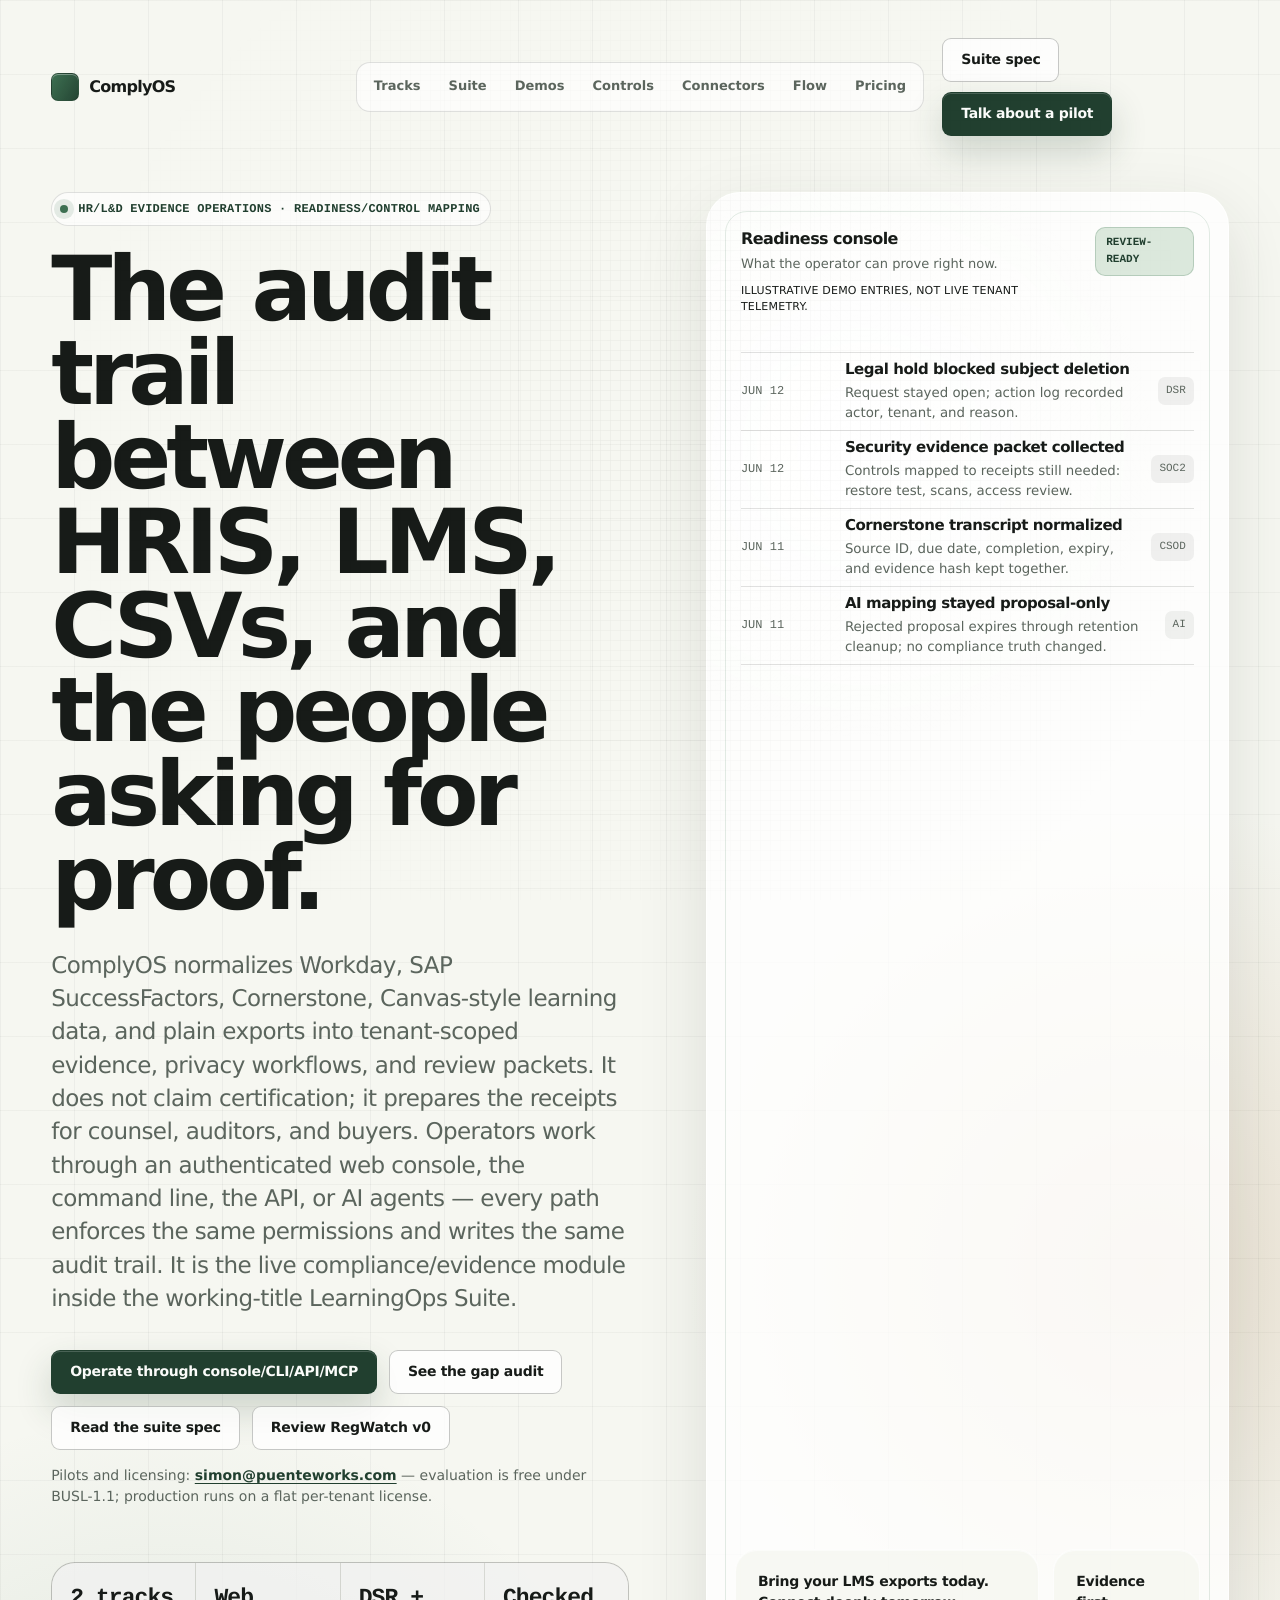
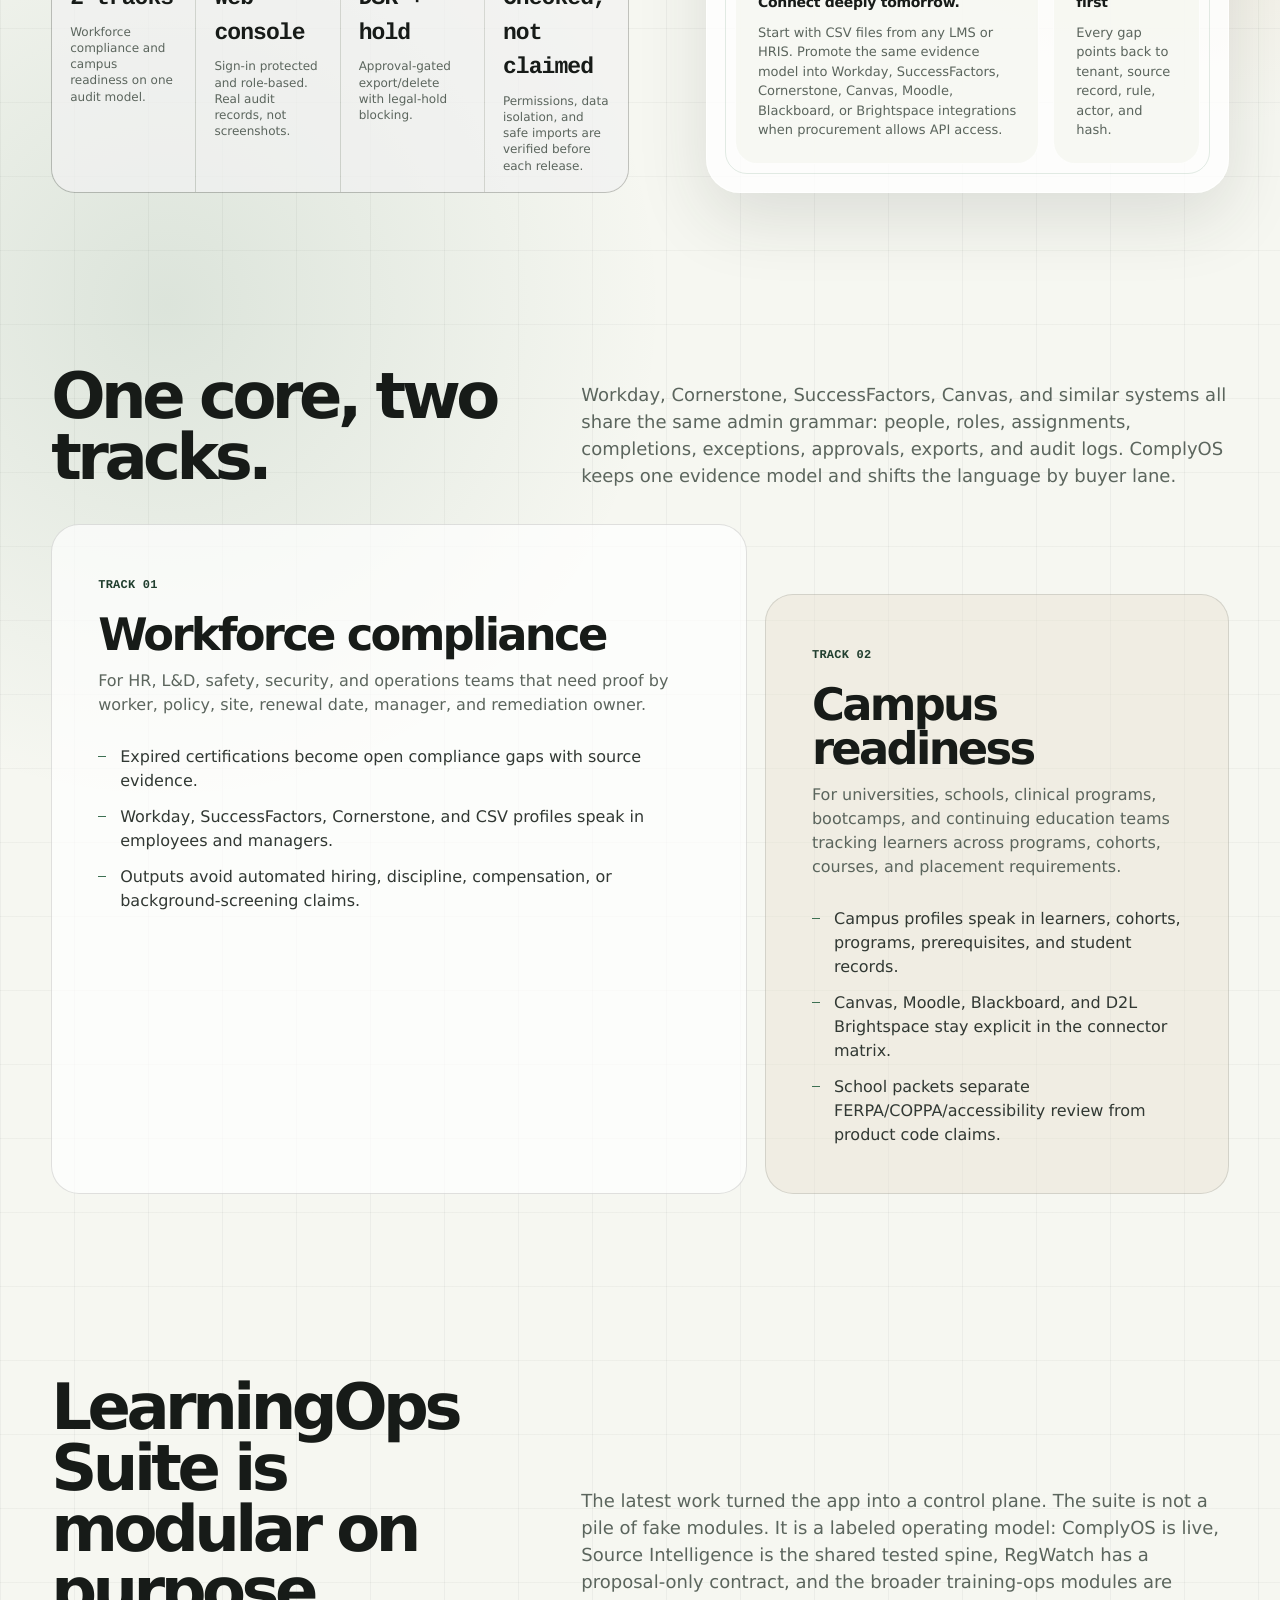
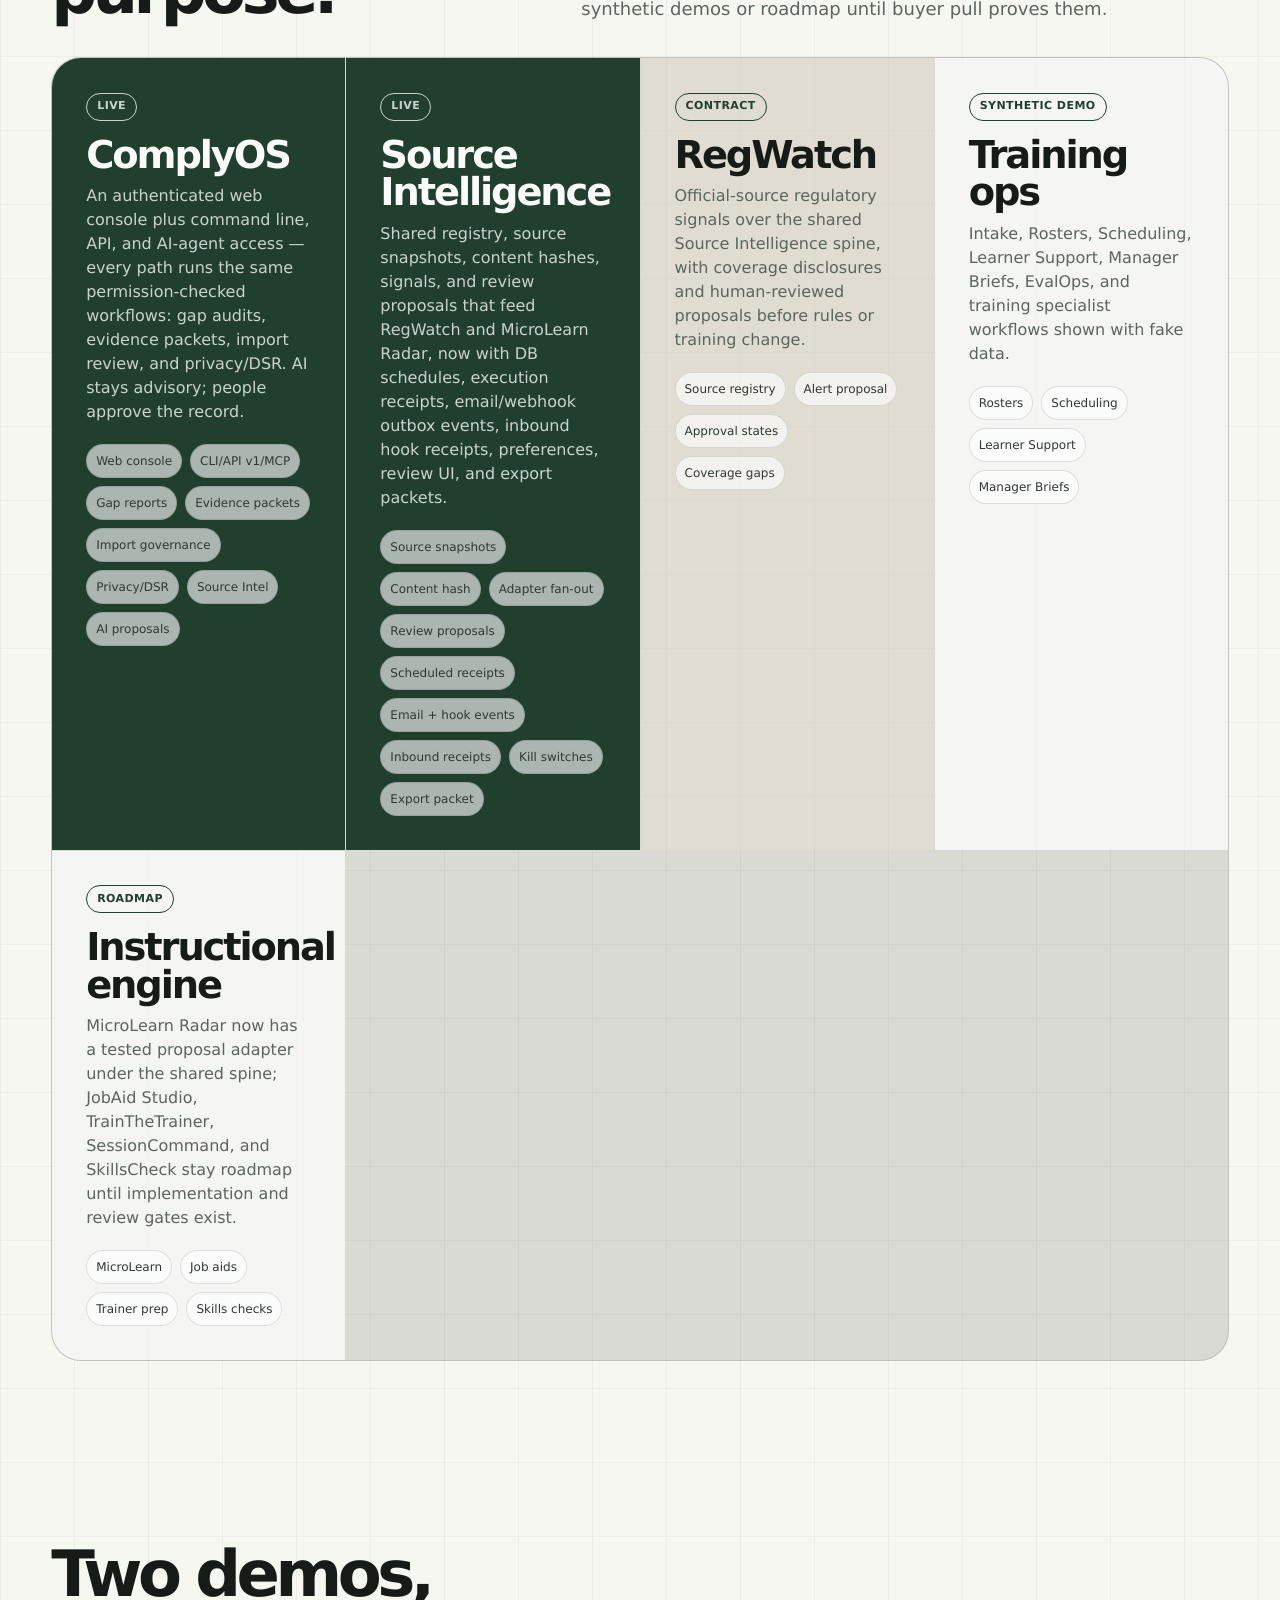
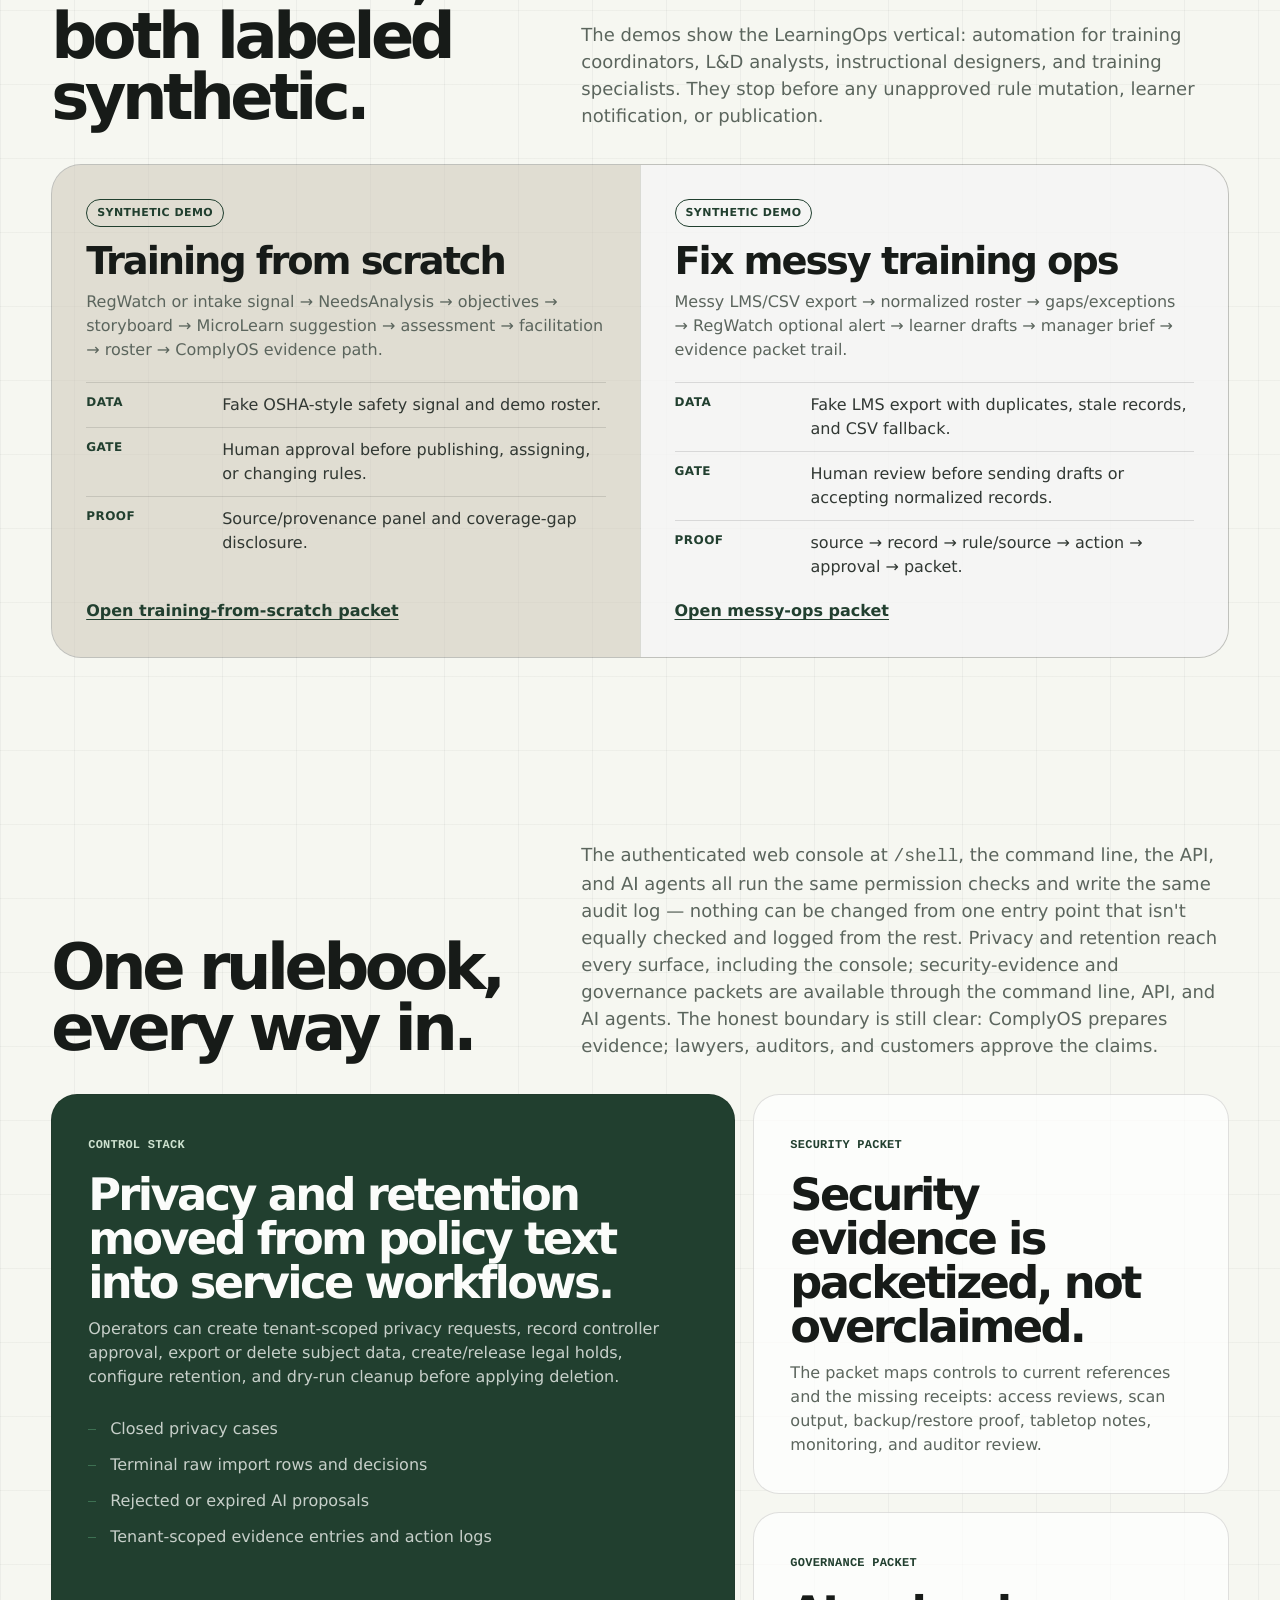
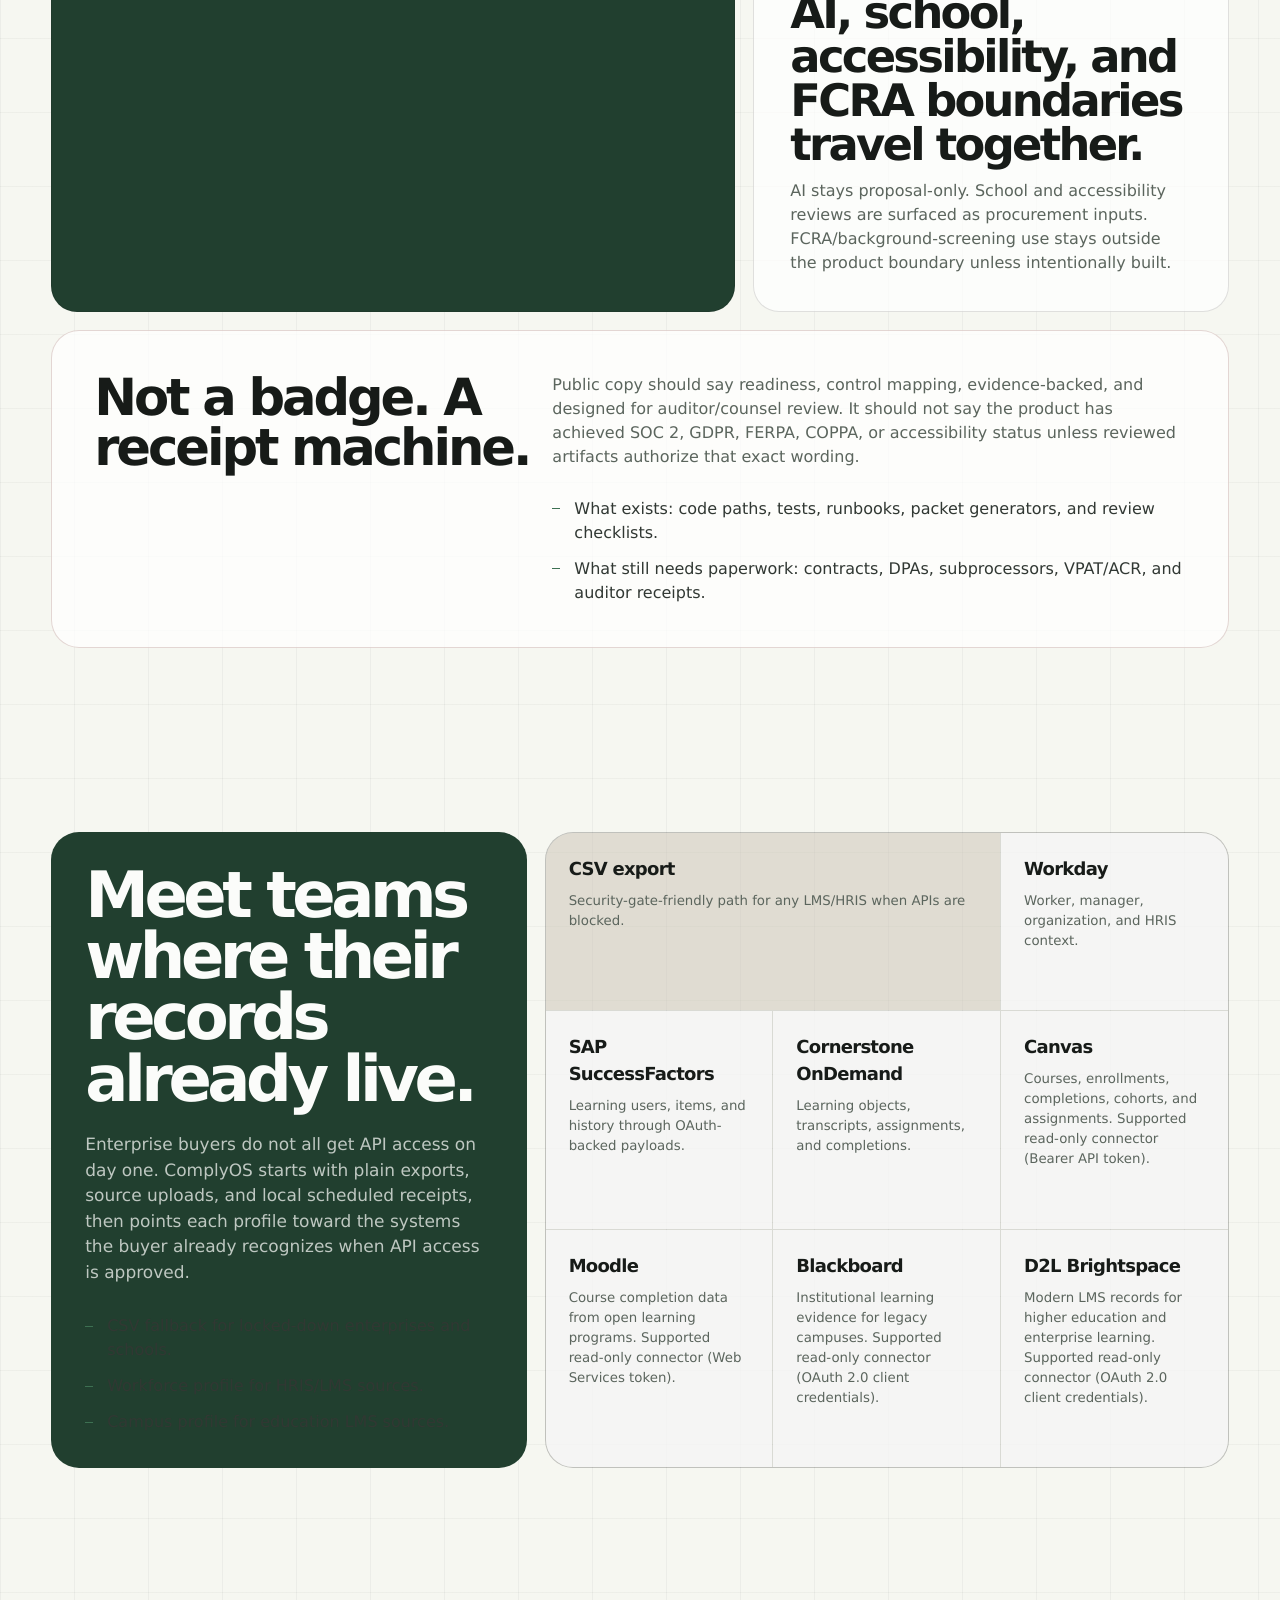
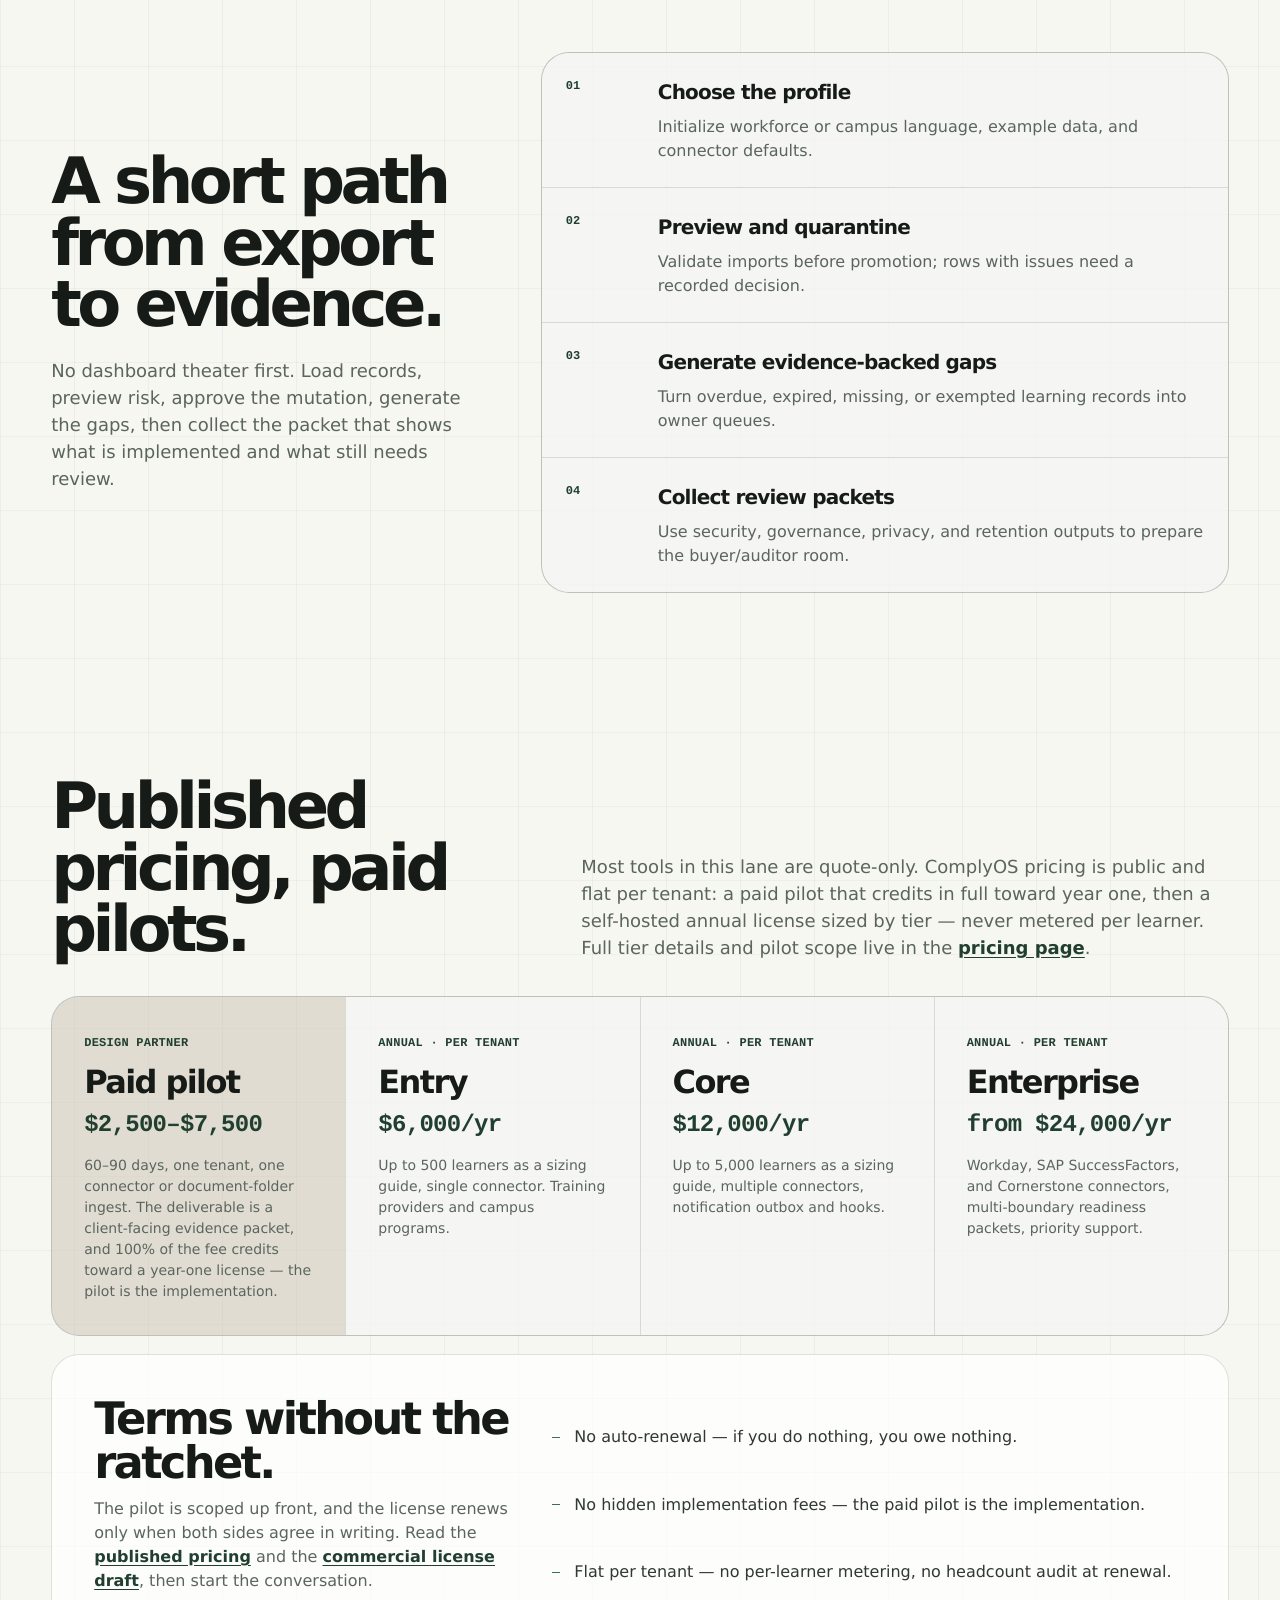
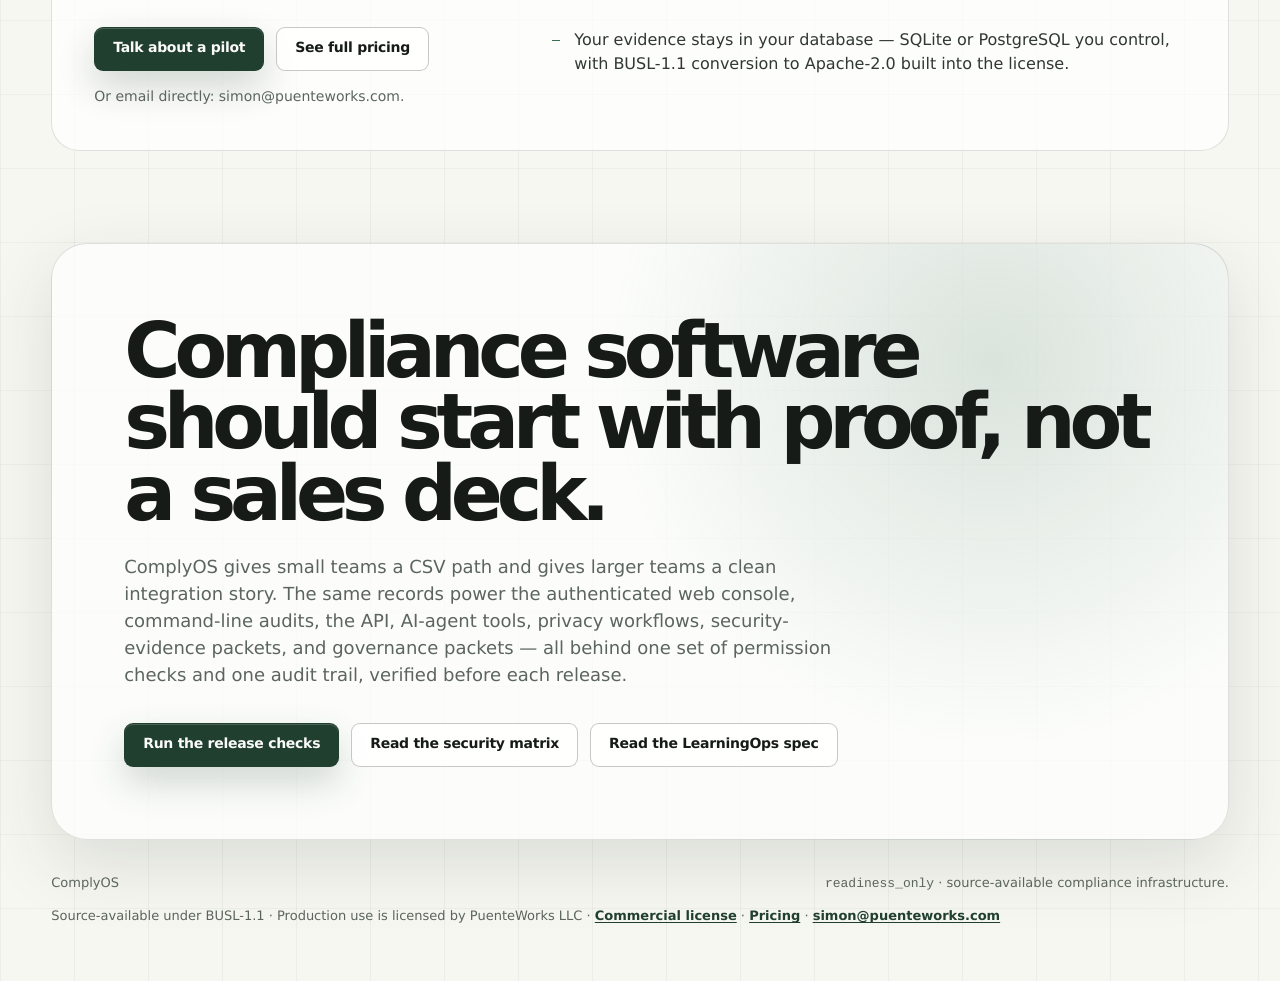
<file: docs/index.html>
<!doctype html>
<html lang="en">
  <head>
    <meta charset="utf-8" />
    <meta name="viewport" content="width=device-width, initial-scale=1" />
    <title>ComplyOS — HR/L&amp;D evidence operations</title>
    <link
      rel="icon"
      href="data:image/svg+xml,%3Csvg xmlns='http://www.w3.org/2000/svg' viewBox='0 0 64 64'%3E%3Crect width='64' height='64' rx='12' fill='%23213f2f'/%3E%3Cpath d='M16 22h32M16 32h32M16 42h20' stroke='%23dbe8dc' stroke-width='5' stroke-linecap='round'/%3E%3Ccircle cx='48' cy='42' r='5' fill='%23b5762b'/%3E%3C/svg%3E"
    />
    <meta
      name="description"
      content="ComplyOS turns HRIS, LMS, and CSV learning records into tenant-scoped evidence, privacy workflows, and readiness-control packets for HR/L&amp;D and campus teams."
    />
    <style>
      :root {
        --paper: #f6f7f1;
        --paper-strong: #ffffff;
        --ink: #171b18;
        --muted: #5b655d;
        --line: rgba(23, 27, 24, 0.13);
        --line-strong: rgba(23, 27, 24, 0.24);
        --accent: #3d7052;
        --accent-dark: #213f2f;
        --accent-soft: #dbe8dc;
        --amber: #b5762b;
        --warm: #e8dfcf;
        --danger: #7d3f36;
        --shadow: 0 24px 70px rgba(35, 49, 38, 0.13);
        color-scheme: light;
      }

      * {
        box-sizing: border-box;
      }

      html {
        scroll-behavior: smooth;
      }

      body {
        margin: 0;
        background:
          linear-gradient(90deg, rgba(23, 27, 24, 0.045) 1px, transparent 1px),
          linear-gradient(rgba(23, 27, 24, 0.035) 1px, transparent 1px),
          radial-gradient(circle at 13% 18%, rgba(61, 112, 82, 0.14), transparent 31rem),
          radial-gradient(circle at 90% 12%, rgba(232, 223, 207, 0.92), transparent 29rem),
          var(--paper);
        background-size:
          74px 74px,
          74px 74px,
          auto,
          auto,
          auto;
        color: var(--ink);
        font-family:
          "Geist",
          "Aptos",
          "Segoe UI",
          system-ui,
          sans-serif;
        line-height: 1.5;
        text-rendering: geometricprecision;
      }

      a {
        color: inherit;
        text-decoration: none;
      }

      a:focus-visible,
      button:focus-visible {
        outline: 3px solid var(--amber);
        outline-offset: 4px;
      }

      .skip-link {
        position: absolute;
        left: 16px;
        top: 10px;
        z-index: 10;
        padding: 10px 12px;
        border: 1px solid var(--line-strong);
        border-radius: 8px;
        background: var(--paper-strong);
        transform: translateY(-160%);
      }

      .skip-link:focus {
        transform: translateY(0);
      }

      .grain {
        position: fixed;
        inset: 0;
        z-index: 3;
        pointer-events: none;
        opacity: 0.07;
        background-image:
          linear-gradient(rgba(23, 27, 24, 0.45) 1px, transparent 1px),
          linear-gradient(90deg, rgba(23, 27, 24, 0.45) 1px, transparent 1px);
        background-size: 10px 10px;
        mask-image: radial-gradient(circle at center, rgba(23, 27, 24, 1), transparent 82%);
      }

      .page {
        position: relative;
        z-index: 1;
        max-width: 1440px;
        margin: 0 auto;
        padding: 24px clamp(18px, 4vw, 64px) 56px;
      }

      .nav {
        display: grid;
        grid-template-columns: 1fr auto 1fr;
        align-items: center;
        gap: 18px;
        padding: 14px 0 34px;
      }

      .brand {
        display: inline-flex;
        align-items: center;
        gap: 10px;
        font-weight: 780;
        letter-spacing: -0.045em;
      }

      .brand-mark {
        width: 28px;
        height: 28px;
        border: 1px solid var(--line-strong);
        border-radius: 7px;
        background:
          linear-gradient(120deg, rgba(61, 112, 82, 0.94), rgba(33, 63, 47, 0.88)),
          var(--accent);
        box-shadow: inset 0 1px 0 rgba(255, 255, 255, 0.34);
      }

      .nav-links {
        display: flex;
        align-items: center;
        gap: 6px;
        padding: 6px;
        border: 1px solid var(--line);
        border-radius: 14px;
        background: rgba(255, 255, 255, 0.66);
      }

      .nav-links a {
        min-height: 34px;
        padding: 8px 11px;
        border-radius: 9px;
        color: var(--muted);
        font-size: 13px;
        font-weight: 650;
        transition:
          color 160ms ease,
          background 160ms ease,
          transform 160ms ease;
      }

      .nav-links a:hover {
        color: var(--ink);
        background: rgba(61, 112, 82, 0.1);
      }

      .nav-action {
        display: flex;
        flex-wrap: wrap;
        gap: 10px;
        justify-self: end;
      }

      .button {
        display: inline-flex;
        align-items: center;
        justify-content: center;
        min-height: 44px;
        padding: 0 18px;
        border: 1px solid rgba(33, 63, 47, 0.34);
        border-radius: 9px;
        background: var(--accent-dark);
        color: #fbfcfa;
        font-size: 14px;
        font-weight: 780;
        letter-spacing: -0.02em;
        box-shadow:
          inset 0 1px 0 rgba(255, 255, 255, 0.18),
          0 16px 36px rgba(33, 63, 47, 0.2);
        transition:
          transform 160ms ease,
          box-shadow 160ms ease,
          background 160ms ease;
      }

      .button:hover {
        background: #1b3528;
        box-shadow:
          inset 0 1px 0 rgba(255, 255, 255, 0.2),
          0 20px 44px rgba(33, 63, 47, 0.26);
      }

      .nav-links a:active,
      .button:active {
        transform: translateY(1px) scale(0.99);
      }

      .button.secondary {
        background: rgba(255, 255, 255, 0.76);
        color: var(--ink);
        border-color: var(--line-strong);
        box-shadow: none;
      }

      .hero {
        min-height: 100dvh;
        display: grid;
        grid-template-columns: minmax(0, 1.05fr) minmax(360px, 0.95fr);
        gap: clamp(34px, 6vw, 86px);
        align-items: center;
        padding: 22px 0 82px;
      }

      .hero-text,
      .audit-panel {
        min-width: 0;
      }

      .eyebrow,
      .track-label,
      .matrix-label,
      .status-pill,
      .system-tag,
      .step span,
      .price-card .price,
      .footer code {
        font-family:
          "Geist Mono",
          "SFMono-Regular",
          ui-monospace,
          monospace;
      }

      .eyebrow {
        display: inline-flex;
        width: fit-content;
        align-items: center;
        gap: 10px;
        margin: 0 0 22px;
        padding: 7px 10px 7px 8px;
        border: 1px solid var(--line);
        border-radius: 999px;
        background: rgba(255, 255, 255, 0.66);
        color: var(--accent-dark);
        font-size: 12px;
        font-weight: 760;
        letter-spacing: 0.02em;
        text-transform: uppercase;
      }

      .eyebrow::before {
        content: "";
        width: 8px;
        height: 8px;
        border-radius: 999px;
        background: var(--accent);
        box-shadow: 0 0 0 6px rgba(61, 112, 82, 0.13);
      }

      h1 {
        max-width: 930px;
        margin: 0;
        font-size: clamp(46px, 7vw, 104px);
        line-height: 0.94;
        letter-spacing: -0.055em;
        word-spacing: 0.035em;
        overflow-wrap: break-word;
        text-wrap: balance;
        font-weight: 840;
      }

      .hero-copy {
        max-width: 730px;
        margin: 28px 0 0;
        color: var(--muted);
        font-size: clamp(18px, 2vw, 23px);
        line-height: 1.45;
        letter-spacing: -0.025em;
        overflow-wrap: break-word;
      }

      .hero-actions {
        display: flex;
        flex-wrap: wrap;
        gap: 12px;
        margin-top: 34px;
      }

      .proof-strip {
        display: grid;
        grid-template-columns: repeat(4, minmax(0, 1fr));
        gap: 1px;
        max-width: 820px;
        margin-top: 54px;
        overflow: hidden;
        border: 1px solid var(--line);
        border-radius: 24px;
        background: var(--line);
      }

      .proof-strip span {
        min-height: 118px;
        padding: 18px;
        background: rgba(255, 255, 255, 0.68);
      }

      .proof-strip strong {
        display: block;
        font-family:
          "Geist Mono",
          "SFMono-Regular",
          ui-monospace,
          monospace;
        font-size: 23px;
        letter-spacing: -0.04em;
      }

      .proof-strip small {
        display: block;
        margin-top: 8px;
        color: var(--muted);
        font-size: 12px;
        line-height: 1.35;
      }

      .audit-panel {
        position: relative;
        align-self: stretch;
        min-height: 660px;
        border: 1px solid rgba(255, 255, 255, 0.72);
        border-radius: 34px;
        background:
          radial-gradient(circle at 30% 16%, rgba(255, 255, 255, 0.95), transparent 18rem),
          rgba(255, 255, 255, 0.76);
        box-shadow: var(--shadow);
        overflow: hidden;
      }

      .audit-panel::before {
        content: "";
        position: absolute;
        inset: 18px;
        border: 1px solid rgba(61, 112, 82, 0.14);
        border-radius: 22px;
        pointer-events: none;
      }

      .panel-top {
        display: flex;
        justify-content: space-between;
        gap: 18px;
        padding: 34px 34px 20px;
      }

      .panel-title {
        margin: 0;
        font-size: 16px;
        font-weight: 800;
        letter-spacing: -0.035em;
      }

      .panel-kicker {
        margin: 4px 0 0;
        color: var(--muted);
        font-size: 13px;
      }

      .panel-note {
        margin: 8px 0 0;
        color: var(--muted-strong);
        font-family: var(--mono);
        font-size: 11px;
        letter-spacing: 0.02em;
        text-transform: uppercase;
      }

      .status-pill {
        height: fit-content;
        padding: 7px 10px;
        border: 1px solid rgba(61, 112, 82, 0.24);
        border-radius: 10px;
        background: var(--accent-soft);
        color: var(--accent-dark);
        font-size: 11px;
        font-weight: 740;
        text-transform: uppercase;
      }

      .ledger {
        margin: 16px 34px 0;
        border-top: 1px solid var(--line);
      }

      .ledger-row {
        display: grid;
        grid-template-columns: 88px 1fr auto;
        gap: 16px;
        align-items: center;
        min-height: 78px;
        border-bottom: 1px solid var(--line);
      }

      .ledger-row time {
        color: var(--muted);
        font-family:
          "Geist Mono",
          "SFMono-Regular",
          ui-monospace,
          monospace;
        font-size: 12px;
      }

      .ledger-row strong {
        display: block;
        font-size: 15px;
        letter-spacing: -0.03em;
      }

      .ledger-row small {
        display: block;
        margin-top: 4px;
        color: var(--muted);
      }

      .system-tag {
        padding: 6px 8px;
        border-radius: 7px;
        background: rgba(23, 27, 24, 0.06);
        color: var(--muted);
        font-size: 11px;
      }

      .panel-footer {
        position: absolute;
        right: 28px;
        bottom: 28px;
        left: 28px;
        display: grid;
        grid-template-columns: 1.35fr 0.65fr;
        gap: 14px;
      }

      .mini-card {
        min-height: 146px;
        padding: 22px;
        border: 1px solid rgba(255, 255, 255, 0.76);
        border-radius: 22px;
        background: rgba(246, 247, 241, 0.82);
        box-shadow: inset 0 1px 0 rgba(255, 255, 255, 0.55);
      }

      .mini-card strong {
        display: block;
        font-size: 14px;
        letter-spacing: -0.02em;
      }

      .mini-card p {
        margin: 10px 0 0;
        color: var(--muted);
        font-size: 13px;
      }

      section {
        padding: 92px 0;
      }

      .section-heading {
        display: grid;
        grid-template-columns: 0.72fr 1fr;
        gap: clamp(24px, 5vw, 90px);
        align-items: end;
        margin-bottom: 34px;
      }

      .section-heading h2 {
        margin: 0;
        font-size: clamp(36px, 5vw, 74px);
        line-height: 0.96;
        letter-spacing: -0.07em;
      }

      .section-heading p {
        max-width: 690px;
        margin: 0;
        color: var(--muted);
        font-size: 18px;
      }

      .tracks {
        display: grid;
        grid-template-columns: 1.2fr 0.8fr;
        gap: 18px;
        align-items: stretch;
      }

      .track {
        min-height: 360px;
        padding: clamp(26px, 4vw, 46px);
        border: 1px solid var(--line);
        border-radius: 28px;
        background: rgba(255, 255, 255, 0.68);
      }

      .track:nth-child(2) {
        margin-top: 70px;
        background: rgba(232, 223, 207, 0.42);
      }

      .track-label,
      .matrix-label {
        color: var(--accent-dark);
        font-size: 12px;
        font-weight: 760;
        letter-spacing: 0.02em;
        text-transform: uppercase;
      }

      .track h3,
      .control-card h3 {
        margin: 18px 0 12px;
        font-size: clamp(29px, 3.5vw, 52px);
        line-height: 0.98;
        letter-spacing: -0.06em;
      }

      .track p,
      .control-card p {
        max-width: 590px;
        margin: 0;
        color: var(--muted);
        font-size: 16px;
      }

      .track ul,
      .connector-list,
      .control-card ul,
      .boundary ul,
      .trust-list {
        display: grid;
        gap: 12px;
        margin: 28px 0 0;
        padding: 0;
        list-style: none;
      }

      .track li,
      .connector-list li,
      .control-card li,
      .boundary li,
      .trust-list li {
        position: relative;
        padding-left: 22px;
        color: #313833;
      }

      .track li::before,
      .connector-list li::before,
      .control-card li::before,
      .boundary li::before,
      .trust-list li::before {
        content: "";
        position: absolute;
        top: 0.72em;
        left: 0;
        width: 8px;
        height: 1px;
        background: var(--accent);
      }

      .control-grid {
        display: grid;
        grid-template-columns: 1.18fr 0.82fr;
        gap: 18px;
        align-items: stretch;
      }

      .suite-board,
      .demo-grid {
        display: grid;
        gap: 1px;
        overflow: hidden;
        border: 1px solid var(--line);
        border-radius: 30px;
        background: var(--line);
      }

      .suite-board {
        grid-template-columns: repeat(4, minmax(0, 1fr));
      }

      .suite-card,
      .demo-card {
        min-height: 255px;
        padding: clamp(22px, 3vw, 34px);
        background: rgba(255, 255, 255, 0.74);
      }

      .suite-card.live {
        background: #213f2f;
        color: #fbfcfa;
      }

      .suite-card.live p,
      .suite-card.live .maturity {
        color: rgba(251, 252, 250, 0.78);
      }

      .suite-card.contract {
        background: rgba(232, 223, 207, 0.5);
      }

      .suite-card h3,
      .demo-card h3 {
        margin: 16px 0 10px;
        font-size: clamp(25px, 3vw, 42px);
        line-height: 0.98;
        letter-spacing: -0.055em;
      }

      .suite-card p,
      .demo-card p {
        margin: 0;
        color: var(--muted);
      }

      .maturity {
        display: inline-flex;
        align-items: center;
        min-height: 28px;
        padding: 0 10px;
        border: 1px solid currentColor;
        border-radius: 999px;
        color: var(--accent-dark);
        font-size: 11px;
        font-weight: 780;
        letter-spacing: 0.04em;
        text-transform: uppercase;
      }

      .module-list {
        display: flex;
        flex-wrap: wrap;
        gap: 8px;
        margin-top: 20px;
      }

      .module-list span {
        padding: 7px 9px;
        border: 1px solid var(--line);
        border-radius: 999px;
        background: rgba(255, 255, 255, 0.62);
        color: #313833;
        font-size: 12px;
      }

      .demo-grid {
        grid-template-columns: repeat(2, minmax(0, 1fr));
      }

      .demo-card {
        min-height: 360px;
        display: grid;
        align-content: space-between;
      }

      .demo-card:first-child {
        background: rgba(232, 223, 207, 0.44);
      }

      .demo-meta {
        display: grid;
        gap: 10px;
        margin: 20px 0;
        padding: 0;
        list-style: none;
      }

      .demo-meta li {
        display: grid;
        grid-template-columns: 122px 1fr;
        gap: 14px;
        padding-top: 10px;
        border-top: 1px solid var(--line);
        color: #313833;
      }

      .demo-meta strong {
        color: var(--accent-dark);
        font-size: 12px;
        letter-spacing: 0.04em;
        text-transform: uppercase;
      }

      .text-link {
        color: var(--accent-dark);
        font-weight: 780;
        text-decoration: underline;
        text-underline-offset: 0.18em;
      }

      .control-card {
        min-height: 250px;
        padding: clamp(24px, 3vw, 36px);
        border: 1px solid var(--line);
        border-radius: 26px;
        background: rgba(255, 255, 255, 0.69);
      }

      .control-card.tall {
        grid-row: span 2;
        background: #213f2f;
        color: #fbfcfa;
      }

      .control-card.tall p,
      .control-card.tall li {
        color: rgba(251, 252, 250, 0.76);
      }

      .control-card.tall .matrix-label {
        color: #cde1cf;
      }

      .boundary {
        display: grid;
        grid-template-columns: 0.82fr 1.18fr;
        gap: 18px;
        margin-top: 18px;
        padding: clamp(24px, 3.5vw, 42px);
        border: 1px solid rgba(125, 63, 54, 0.2);
        border-radius: 28px;
        background: rgba(255, 255, 255, 0.72);
      }

      .boundary h3 {
        margin: 0;
        font-size: clamp(28px, 4vw, 58px);
        line-height: 0.98;
        letter-spacing: -0.06em;
      }

      .boundary p {
        margin: 0;
        color: var(--muted);
      }

      .connectors {
        display: grid;
        grid-template-columns: 0.82fr 1.18fr;
        gap: 18px;
      }

      .connector-copy {
        padding: 34px;
        border-radius: 28px;
        background: #213f2f;
        color: #fbfcfa;
      }

      .connector-copy h2 {
        margin: 0;
        font-size: clamp(35px, 5vw, 72px);
        line-height: 0.96;
        letter-spacing: -0.07em;
      }

      .connector-copy p {
        margin: 22px 0 0;
        color: rgba(251, 252, 250, 0.72);
        font-size: 17px;
      }

      .connector-board {
        display: grid;
        grid-template-columns: repeat(3, minmax(0, 1fr));
        gap: 1px;
        overflow: hidden;
        border: 1px solid var(--line);
        border-radius: 28px;
        background: var(--line);
      }

      .connector {
        min-height: 126px;
        padding: 23px;
        background: rgba(255, 255, 255, 0.74);
      }

      .connector.lead {
        grid-column: span 2;
        background: rgba(232, 223, 207, 0.46);
      }

      .connector strong {
        display: block;
        font-size: 18px;
        letter-spacing: -0.04em;
      }

      .connector small {
        display: block;
        margin-top: 9px;
        color: var(--muted);
      }

      .flow {
        display: grid;
        grid-template-columns: 0.75fr 1.25fr;
        gap: clamp(26px, 6vw, 90px);
        align-items: center;
      }

      .steps {
        display: grid;
        gap: 1px;
        overflow: hidden;
        border: 1px solid var(--line);
        border-radius: 28px;
        background: var(--line);
      }

      .step {
        display: grid;
        grid-template-columns: 72px 1fr;
        gap: 20px;
        padding: 24px;
        background: rgba(255, 255, 255, 0.74);
      }

      .step span {
        color: var(--accent-dark);
        font-size: 12px;
        font-weight: 780;
      }

      .step h3 {
        margin: 0;
        font-size: 20px;
        letter-spacing: -0.04em;
      }

      .step p {
        margin: 8px 0 0;
        color: var(--muted);
      }

      .price-board {
        display: grid;
        grid-template-columns: repeat(4, minmax(0, 1fr));
        gap: 1px;
        overflow: hidden;
        border: 1px solid var(--line);
        border-radius: 28px;
        background: var(--line);
      }

      .price-card {
        min-height: 230px;
        padding: clamp(22px, 3vw, 32px);
        background: rgba(255, 255, 255, 0.74);
      }

      .price-card.lead {
        background: rgba(232, 223, 207, 0.46);
      }

      .price-card h3 {
        margin: 14px 0 0;
        font-size: clamp(22px, 2.5vw, 34px);
        line-height: 0.98;
        letter-spacing: -0.05em;
      }

      .price-card .price {
        display: block;
        margin: 10px 0 12px;
        color: var(--accent-dark);
        font-size: clamp(19px, 2vw, 24px);
        font-weight: 740;
        letter-spacing: -0.03em;
      }

      .price-card p {
        margin: 0;
        color: var(--muted);
        font-size: 14px;
        line-height: 1.5;
      }

      .price-terms {
        display: grid;
        grid-template-columns: 0.82fr 1.18fr;
        gap: 18px;
        margin-top: 18px;
        padding: clamp(24px, 3.5vw, 42px);
        border: 1px solid var(--line);
        border-radius: 28px;
        background: rgba(255, 255, 255, 0.72);
      }

      .price-terms h3 {
        margin: 0;
        font-size: clamp(26px, 3.5vw, 48px);
        line-height: 0.98;
        letter-spacing: -0.06em;
      }

      .price-terms p {
        margin: 12px 0 0;
        color: var(--muted);
      }

      p.contact-note {
        margin: 16px 0 0;
        color: var(--muted);
        font-size: 14px;
      }

      .final {
        padding: clamp(32px, 6vw, 72px);
        border: 1px solid var(--line);
        border-radius: 36px;
        background:
          radial-gradient(circle at 80% 20%, rgba(61, 112, 82, 0.18), transparent 24rem),
          rgba(255, 255, 255, 0.68);
        box-shadow: var(--shadow);
      }

      .final h2 {
        max-width: 1050px;
        margin: 0;
        font-size: clamp(40px, 6vw, 92px);
        line-height: 0.93;
        letter-spacing: -0.08em;
      }

      .final p {
        max-width: 720px;
        margin: 24px 0 0;
        color: var(--muted);
        font-size: 18px;
      }

      .footer {
        display: grid;
        gap: 14px;
        padding-top: 34px;
        color: var(--muted);
        font-size: 13px;
      }

      .footer-row {
        display: flex;
        justify-content: space-between;
        gap: 20px;
      }

      .footer-legal {
        margin: 0;
      }

      .fade-in {
        animation: rise 620ms cubic-bezier(0.16, 1, 0.3, 1) both;
      }

      .fade-in:nth-child(2) {
        animation-delay: 90ms;
      }

      .fade-in:nth-child(3) {
        animation-delay: 180ms;
      }

      @keyframes rise {
        from {
          opacity: 0;
          transform: translateY(18px);
        }
        to {
          opacity: 1;
          transform: translateY(0);
        }
      }

      @media (prefers-reduced-motion: reduce) {
        *,
        *::before,
        *::after {
          scroll-behavior: auto !important;
          animation-duration: 1ms !important;
          animation-iteration-count: 1 !important;
          transition-duration: 1ms !important;
        }
      }

      @media (max-width: 980px) {
        .page {
          padding-inline: 18px;
        }

        .nav {
          grid-template-columns: 1fr;
          justify-items: start;
        }

        .nav-action {
          justify-self: start;
        }

        .nav-links {
          width: 100%;
          justify-content: space-between;
          overflow-x: auto;
        }

        .hero,
        .section-heading,
        .tracks,
        .suite-board,
        .demo-grid,
        .connectors,
        .flow,
        .panel-footer,
        .control-grid,
        .boundary,
        .price-terms {
          grid-template-columns: 1fr;
        }

        .hero {
          min-height: auto;
          padding-top: 20px;
        }

        .audit-panel {
          min-height: auto;
          padding-bottom: 28px;
        }

        .panel-footer {
          position: static;
          margin: 20px 28px 0;
        }

        .track:nth-child(2) {
          margin-top: 0;
        }

        .control-card.tall {
          grid-row: auto;
        }

        .proof-strip {
          grid-template-columns: repeat(2, minmax(0, 1fr));
        }

        .connector-board,
        .price-board {
          grid-template-columns: repeat(2, minmax(0, 1fr));
        }

        .connector.lead {
          grid-column: span 1;
        }
      }

      @media (max-width: 640px) {
        h1 {
          font-size: 34px;
          line-height: 1;
          letter-spacing: -0.035em;
          word-spacing: 0.035em;
          text-wrap: auto;
        }

        .hero-copy {
          font-size: 16px;
          line-height: 1.5;
          letter-spacing: -0.01em;
        }

        .page {
          width: 100%;
          max-width: 100vw;
          overflow-x: hidden;
        }

        .hero-text,
        h1,
        .hero-copy,
        .hero-actions,
        .proof-strip,
        .eyebrow {
          width: min(330px, calc(100vw - 36px));
          max-width: min(330px, calc(100vw - 36px));
        }

        .eyebrow {
          align-items: flex-start;
          white-space: normal;
          font-size: 10px;
          line-height: 1.35;
        }

        .hero-actions {
          flex-direction: column;
          align-items: stretch;
        }

        .button {
          width: 100%;
          max-width: min(330px, calc(100vw - 36px));
        }

        section {
          padding: 62px 0;
        }

        .proof-strip,
        .connector-board,
        .suite-board,
        .demo-grid,
        .price-board {
          grid-template-columns: 1fr;
        }

        .ledger-row {
          grid-template-columns: 1fr;
          gap: 8px;
          padding: 16px 0;
        }

        .step {
          grid-template-columns: 1fr;
        }
      }
    </style>
  </head>
  <body>
    <a class="skip-link" href="#main-content">Skip to content</a>
    <div class="grain" aria-hidden="true"></div>
    <main class="page" id="main-content">
      <nav class="nav" aria-label="Primary navigation">
        <a class="brand" href="#top" aria-label="ComplyOS home">
          <span class="brand-mark" aria-hidden="true"></span>
          <span>ComplyOS</span>
        </a>
        <div class="nav-links" aria-label="Page sections">
          <a href="#tracks">Tracks</a>
          <a href="#suite">Suite</a>
          <a href="#demos">Demos</a>
          <a href="#controls">Controls</a>
          <a href="#connectors">Connectors</a>
          <a href="#flow">Flow</a>
          <a href="#pricing">Pricing</a>
        </div>
        <div class="nav-action">
          <a class="button secondary" href="./learningops-suite-v0.md">Suite spec</a>
          <a class="button" href="mailto:simon@puenteworks.com?subject=ComplyOS%20pilot">
            Talk about a pilot
          </a>
        </div>
      </nav>

      <header class="hero" id="top">
        <div class="hero-text fade-in">
          <p class="eyebrow">HR/L&amp;D evidence operations · readiness/control mapping</p>
          <h1>The audit trail between HRIS, LMS, CSVs, and the people asking for proof.</h1>
          <p class="hero-copy">
            ComplyOS normalizes Workday, SAP SuccessFactors, Cornerstone, Canvas-style learning data,
            and plain exports into tenant-scoped evidence, privacy workflows, and review packets. It
            does not claim certification; it prepares the receipts for counsel, auditors, and buyers.
            Operators work through an authenticated web console, the command line, the API, or AI
            agents — every path enforces the same permissions and writes the same audit trail. It is
            the live compliance/evidence module inside the working-title LearningOps Suite.
          </p>
          <div class="hero-actions" aria-label="Landing page actions">
            <a class="button" href="./agent-surface.md">Operate through console/CLI/API/MCP</a>
            <a class="button secondary" href="./hr-people-analytics-compliance-audit.md">
              See the gap audit
            </a>
            <a class="button secondary" href="./learningops-suite-v0.md">
              Read the suite spec
            </a>
            <a class="button secondary" href="./regwatch-v0.md">
              Review RegWatch v0
            </a>
          </div>
          <p class="contact-note">
            Pilots and licensing:
            <a class="text-link" href="mailto:simon@puenteworks.com?subject=ComplyOS%20pilot"
              >simon@puenteworks.com</a
            >
            — evaluation is free under BUSL-1.1; production runs on a flat per-tenant license.
          </p>
          <div class="proof-strip" aria-label="Product proof points">
            <span>
              <strong>2 tracks</strong>
              <small>Workforce compliance and campus readiness on one audit model.</small>
            </span>
            <span>
              <strong>Web console</strong>
              <small>Sign-in protected and role-based. Real audit records, not screenshots.</small>
            </span>
            <span>
              <strong>DSR + hold</strong>
              <small>Approval-gated export/delete with legal-hold blocking.</small>
            </span>
            <span>
              <strong>Checked, not claimed</strong>
              <small>Permissions, data isolation, and safe imports are verified before each release.</small>
            </span>
          </div>
        </div>

        <aside class="audit-panel fade-in" aria-label="Readiness console preview">
          <div class="panel-top">
            <div>
              <p class="panel-title">Readiness console</p>
              <p class="panel-kicker">What the operator can prove right now.</p>
              <p class="panel-note">
                Illustrative demo entries, not live tenant telemetry.
              </p>
            </div>
            <span class="status-pill">Review-ready</span>
          </div>
          <div class="ledger">
            <div class="ledger-row">
              <time datetime="2026-06-12">JUN 12</time>
              <div>
                <strong>Legal hold blocked subject deletion</strong>
                <small>Request stayed open; action log recorded actor, tenant, and reason.</small>
              </div>
              <span class="system-tag">DSR</span>
            </div>
            <div class="ledger-row">
              <time datetime="2026-06-12">JUN 12</time>
              <div>
                <strong>Security evidence packet collected</strong>
                <small>Controls mapped to receipts still needed: restore test, scans, access review.</small>
              </div>
              <span class="system-tag">SOC2</span>
            </div>
            <div class="ledger-row">
              <time datetime="2026-06-11">JUN 11</time>
              <div>
                <strong>Cornerstone transcript normalized</strong>
                <small>Source ID, due date, completion, expiry, and evidence hash kept together.</small>
              </div>
              <span class="system-tag">CSOD</span>
            </div>
            <div class="ledger-row">
              <time datetime="2026-06-11">JUN 11</time>
              <div>
                <strong>AI mapping stayed proposal-only</strong>
                <small>Rejected proposal expires through retention cleanup; no compliance truth changed.</small>
              </div>
              <span class="system-tag">AI</span>
            </div>
          </div>
          <div class="panel-footer">
            <div class="mini-card">
              <strong>Bring your LMS exports today. Connect deeply tomorrow.</strong>
              <p>
                Start with CSV files from any LMS or HRIS. Promote the same evidence model into
                Workday, SuccessFactors, Cornerstone, Canvas, Moodle, Blackboard, or Brightspace
                integrations when procurement allows API access.
              </p>
            </div>
            <div class="mini-card">
              <strong>Evidence first</strong>
              <p>Every gap points back to tenant, source record, rule, actor, and hash.</p>
            </div>
          </div>
        </aside>
      </header>

      <section id="tracks" aria-labelledby="tracks-title">
        <div class="section-heading">
          <h2 id="tracks-title">One core, two tracks.</h2>
          <p>
            Workday, Cornerstone, SuccessFactors, Canvas, and similar systems all share the same
            admin grammar: people, roles, assignments, completions, exceptions, approvals, exports,
            and audit logs. ComplyOS keeps one evidence model and shifts the language by buyer lane.
          </p>
        </div>
        <div class="tracks">
          <article class="track fade-in">
            <span class="track-label">Track 01</span>
            <h3>Workforce compliance</h3>
            <p>
              For HR, L&amp;D, safety, security, and operations teams that need proof by worker, policy,
              site, renewal date, manager, and remediation owner.
            </p>
            <ul>
              <li>Expired certifications become open compliance gaps with source evidence.</li>
              <li>Workday, SuccessFactors, Cornerstone, and CSV profiles speak in employees and managers.</li>
              <li>Outputs avoid automated hiring, discipline, compensation, or background-screening claims.</li>
            </ul>
          </article>

          <article class="track fade-in">
            <span class="track-label">Track 02</span>
            <h3>Campus readiness</h3>
            <p>
              For universities, schools, clinical programs, bootcamps, and continuing education teams
              tracking learners across programs, cohorts, courses, and placement requirements.
            </p>
            <ul>
              <li>Campus profiles speak in learners, cohorts, programs, prerequisites, and student records.</li>
              <li>Canvas, Moodle, Blackboard, and D2L Brightspace stay explicit in the connector matrix.</li>
              <li>School packets separate FERPA/COPPA/accessibility review from product code claims.</li>
            </ul>
          </article>
        </div>
      </section>

      <section id="suite" aria-labelledby="suite-title">
        <div class="section-heading">
          <h2 id="suite-title">LearningOps Suite is modular on purpose.</h2>
          <p>
            The latest work turned the app into a control plane. The suite is not a
            pile of fake modules. It is a labeled operating model:
            ComplyOS is live, Source Intelligence is the shared tested spine, RegWatch
            has a proposal-only contract, and the broader training-ops modules are
            synthetic demos or roadmap until buyer pull proves them.
          </p>
        </div>
        <div class="suite-board" aria-label="LearningOps Suite module maturity board">
          <article class="suite-card live">
            <span class="maturity">Live</span>
            <h3>ComplyOS</h3>
            <p>
              An authenticated web console plus command line, API, and AI-agent access — every path
              runs the same permission-checked workflows: gap audits, evidence packets, import review,
              and privacy/DSR. AI stays advisory; people approve the record.
            </p>
            <div class="module-list" aria-label="Live ComplyOS surfaces">
              <span>Web console</span>
              <span>CLI/API v1/MCP</span>
              <span>Gap reports</span>
              <span>Evidence packets</span>
              <span>Import governance</span>
              <span>Privacy/DSR</span>
              <span>Source Intel</span>
              <span>AI proposals</span>
            </div>
          </article>
          <article class="suite-card live">
            <span class="maturity">Live</span>
            <h3>Source Intelligence</h3>
            <p>
              Shared registry, source snapshots, content hashes, signals, and
              review proposals that feed RegWatch and MicroLearn Radar, now with
              DB schedules, execution receipts, email/webhook outbox events,
              inbound hook receipts, preferences, review UI, and export packets.
            </p>
            <div class="module-list" aria-label="Live Source Intelligence primitives">
              <span>Source snapshots</span>
              <span>Content hash</span>
              <span>Adapter fan-out</span>
              <span>Review proposals</span>
              <span>Scheduled receipts</span>
              <span>Email + hook events</span>
              <span>Inbound receipts</span>
              <span>Kill switches</span>
              <span>Export packet</span>
            </div>
          </article>
          <article class="suite-card contract">
            <span class="maturity">Contract</span>
            <h3>RegWatch</h3>
            <p>
              Official-source regulatory signals over the shared Source Intelligence
              spine, with coverage disclosures and human-reviewed proposals before
              rules or training change.
            </p>
            <div class="module-list" aria-label="RegWatch contract artifacts">
              <span>Source registry</span>
              <span>Alert proposal</span>
              <span>Approval states</span>
              <span>Coverage gaps</span>
            </div>
          </article>
          <article class="suite-card">
            <span class="maturity">Synthetic demo</span>
            <h3>Training ops</h3>
            <p>
              Intake, Rosters, Scheduling, Learner Support, Manager Briefs, EvalOps,
              and training specialist workflows shown with fake data.
            </p>
            <div class="module-list" aria-label="Synthetic training operations modules">
              <span>Rosters</span>
              <span>Scheduling</span>
              <span>Learner Support</span>
              <span>Manager Briefs</span>
            </div>
          </article>
          <article class="suite-card">
            <span class="maturity">Roadmap</span>
            <h3>Instructional engine</h3>
            <p>
              MicroLearn Radar now has a tested proposal adapter under the shared spine;
              JobAid Studio, TrainTheTrainer, SessionCommand, and SkillsCheck stay
              roadmap until implementation and review gates exist.
            </p>
            <div class="module-list" aria-label="Roadmap instructional modules">
              <span>MicroLearn</span>
              <span>Job aids</span>
              <span>Trainer prep</span>
              <span>Skills checks</span>
            </div>
          </article>
        </div>
      </section>

      <section id="demos" aria-labelledby="demos-title">
        <div class="section-heading">
          <h2 id="demos-title">Two demos, both labeled synthetic.</h2>
          <p>
            The demos show the LearningOps vertical: automation for training
            coordinators, L&amp;D analysts, instructional designers, and training
            specialists. They stop before any unapproved
            rule mutation, learner notification, or publication.
          </p>
        </div>
        <div class="demo-grid" aria-label="LearningOps Suite demo packets">
          <article class="demo-card">
            <div>
              <span class="maturity">Synthetic demo</span>
              <h3>Training from scratch</h3>
              <p>
                RegWatch or intake signal → NeedsAnalysis → objectives →
                storyboard → MicroLearn suggestion → assessment → facilitation →
                roster → ComplyOS evidence path.
              </p>
              <ul class="demo-meta">
                <li><strong>Data</strong><span>Fake OSHA-style safety signal and demo roster.</span></li>
                <li><strong>Gate</strong><span>Human approval before publishing, assigning, or changing rules.</span></li>
                <li><strong>Proof</strong><span>Source/provenance panel and coverage-gap disclosure.</span></li>
              </ul>
            </div>
            <a class="text-link" href="./demos/training-from-scratch.md">Open training-from-scratch packet</a>
          </article>
          <article class="demo-card">
            <div>
              <span class="maturity">Synthetic demo</span>
              <h3>Fix messy training ops</h3>
              <p>
                Messy LMS/CSV export → normalized roster → gaps/exceptions →
                RegWatch optional alert → learner drafts → manager brief →
                evidence packet trail.
              </p>
              <ul class="demo-meta">
                <li><strong>Data</strong><span>Fake LMS export with duplicates, stale records, and CSV fallback.</span></li>
                <li><strong>Gate</strong><span>Human review before sending drafts or accepting normalized records.</span></li>
                <li><strong>Proof</strong><span>source → record → rule/source → action → approval → packet.</span></li>
              </ul>
            </div>
            <a class="text-link" href="./demos/fix-messy-training-ops.md">Open messy-ops packet</a>
          </article>
        </div>
      </section>

      <section id="controls" aria-labelledby="controls-title">
        <div class="section-heading">
          <h2 id="controls-title">One rulebook, every way in.</h2>
          <p>
            The authenticated web console at <code>/shell</code>, the command line, the API, and AI
            agents all run the same permission checks and write the same audit log — nothing can be
            changed from one entry point that isn't equally checked and logged from the rest.
            Privacy and retention reach every surface, including the console; security-evidence and
            governance packets are available through the command line, API, and AI agents.
            The honest boundary is still clear: ComplyOS prepares evidence; lawyers, auditors, and
            customers approve the claims.
          </p>
        </div>
        <div class="control-grid">
          <article class="control-card tall">
            <span class="matrix-label">Control stack</span>
            <h3>Privacy and retention moved from policy text into service workflows.</h3>
            <p>
              Operators can create tenant-scoped privacy requests, record controller approval, export or
              delete subject data, create/release legal holds, configure retention, and dry-run cleanup
              before applying deletion.
            </p>
            <ul>
              <li>Closed privacy cases</li>
              <li>Terminal raw import rows and decisions</li>
              <li>Rejected or expired AI proposals</li>
              <li>Tenant-scoped evidence entries and action logs</li>
            </ul>
          </article>
          <article class="control-card">
            <span class="matrix-label">Security packet</span>
            <h3>Security evidence is packetized, not overclaimed.</h3>
            <p>
              The packet maps controls to current references and the missing receipts: access reviews,
              scan output, backup/restore proof, tabletop notes, monitoring, and auditor review.
            </p>
          </article>
          <article class="control-card">
            <span class="matrix-label">Governance packet</span>
            <h3>AI, school, accessibility, and FCRA boundaries travel together.</h3>
            <p>
              AI stays proposal-only. School and accessibility reviews are surfaced as procurement inputs.
              FCRA/background-screening use stays outside the product boundary unless intentionally built.
            </p>
          </article>
        </div>
        <div class="boundary" aria-label="Claim boundary">
          <h3>Not a badge. A receipt machine.</h3>
          <div>
            <p>
              Public copy should say readiness, control mapping, evidence-backed, and designed for
              auditor/counsel review. It should not say the product has achieved SOC 2, GDPR, FERPA, COPPA, or
              accessibility status unless reviewed artifacts authorize that exact wording.
            </p>
            <ul>
              <li>What exists: code paths, tests, runbooks, packet generators, and review checklists.</li>
              <li>What still needs paperwork: contracts, DPAs, subprocessors, VPAT/ACR, and auditor receipts.</li>
            </ul>
          </div>
        </div>
      </section>

      <section id="connectors" aria-labelledby="connector-title">
        <div class="connectors">
          <div class="connector-copy">
            <h2 id="connector-title">Meet teams where their records already live.</h2>
            <p>
              Enterprise buyers do not all get API access on day one. ComplyOS starts with plain exports,
              source uploads, and local scheduled receipts, then points each profile toward the systems
              the buyer already recognizes when API access is approved.
            </p>
            <ul class="connector-list">
              <li>CSV fallback for locked-down enterprises and schools.</li>
              <li>Workforce profile for HRIS/LMS sources.</li>
              <li>Campus profile for education LMS sources.</li>
            </ul>
          </div>
          <div class="connector-board" aria-label="Supported connector systems">
            <div class="connector lead">
              <strong>CSV export</strong>
              <small>Security-gate-friendly path for any LMS/HRIS when APIs are blocked.</small>
            </div>
            <div class="connector">
              <strong>Workday</strong>
              <small>Worker, manager, organization, and HRIS context.</small>
            </div>
            <div class="connector">
              <strong>SAP SuccessFactors</strong>
              <small>Learning users, items, and history through OAuth-backed payloads.</small>
            </div>
            <div class="connector">
              <strong>Cornerstone OnDemand</strong>
              <small>Learning objects, transcripts, assignments, and completions.</small>
            </div>
            <div class="connector">
              <strong>Canvas</strong>
              <small>Courses, enrollments, completions, cohorts, and assignments. Supported read-only connector (Bearer API token).</small>
            </div>
            <div class="connector">
              <strong>Moodle</strong>
              <small>Course completion data from open learning programs. Supported read-only connector (Web Services token).</small>
            </div>
            <div class="connector">
              <strong>Blackboard</strong>
              <small>Institutional learning evidence for legacy campuses. Supported read-only connector (OAuth 2.0 client credentials).</small>
            </div>
            <div class="connector">
              <strong>D2L Brightspace</strong>
              <small>Modern LMS records for higher education and enterprise learning. Supported read-only connector (OAuth 2.0 client credentials).</small>
            </div>
          </div>
        </div>
      </section>

      <section id="flow" aria-labelledby="flow-title">
        <div class="flow">
          <div class="section-heading" style="display: block; margin: 0">
            <h2 id="flow-title">A short path from export to evidence.</h2>
            <p style="margin-top: 22px">
              No dashboard theater first. Load records, preview risk, approve the mutation, generate the
              gaps, then collect the packet that shows what is implemented and what still needs review.
            </p>
          </div>
          <div class="steps" aria-label="Implementation flow">
            <article class="step">
              <span>01</span>
              <div>
                <h3>Choose the profile</h3>
                <p>Initialize workforce or campus language, example data, and connector defaults.</p>
              </div>
            </article>
            <article class="step">
              <span>02</span>
              <div>
                <h3>Preview and quarantine</h3>
                <p>Validate imports before promotion; rows with issues need a recorded decision.</p>
              </div>
            </article>
            <article class="step">
              <span>03</span>
              <div>
                <h3>Generate evidence-backed gaps</h3>
                <p>Turn overdue, expired, missing, or exempted learning records into owner queues.</p>
              </div>
            </article>
            <article class="step">
              <span>04</span>
              <div>
                <h3>Collect review packets</h3>
                <p>Use security, governance, privacy, and retention outputs to prepare the buyer/auditor room.</p>
              </div>
            </article>
          </div>
        </div>
      </section>

      <section id="pricing" aria-labelledby="pricing-title">
        <div class="section-heading">
          <h2 id="pricing-title">Published pricing, paid pilots.</h2>
          <p>
            Most tools in this lane are quote-only. ComplyOS pricing is public and flat per
            tenant: a paid pilot that credits in full toward year one, then a self-hosted annual
            license sized by tier — never metered per learner. Full tier details and pilot scope
            live in the <a class="text-link" href="./pricing.md">pricing page</a>.
          </p>
        </div>
        <div class="price-board" aria-label="ComplyOS pilot and license tiers">
          <article class="price-card lead">
            <span class="matrix-label">Design partner</span>
            <h3>Paid pilot</h3>
            <span class="price">$2,500&ndash;$7,500</span>
            <p>
              60&ndash;90 days, one tenant, one connector or document-folder ingest. The
              deliverable is a client-facing evidence packet, and 100% of the fee credits toward
              a year-one license &mdash; the pilot is the implementation.
            </p>
          </article>
          <article class="price-card">
            <span class="matrix-label">Annual &middot; per tenant</span>
            <h3>Entry</h3>
            <span class="price">$6,000/yr</span>
            <p>
              Up to 500 learners as a sizing guide, single connector. Training providers and
              campus programs.
            </p>
          </article>
          <article class="price-card">
            <span class="matrix-label">Annual &middot; per tenant</span>
            <h3>Core</h3>
            <span class="price">$12,000/yr</span>
            <p>
              Up to 5,000 learners as a sizing guide, multiple connectors, notification outbox
              and hooks.
            </p>
          </article>
          <article class="price-card">
            <span class="matrix-label">Annual &middot; per tenant</span>
            <h3>Enterprise</h3>
            <span class="price">from $24,000/yr</span>
            <p>
              Workday, SAP SuccessFactors, and Cornerstone connectors, multi-boundary readiness
              packets, priority support.
            </p>
          </article>
        </div>
        <div class="price-terms" aria-label="License terms and contact">
          <div>
            <h3>Terms without the ratchet.</h3>
            <p>
              The pilot is scoped up front, and the license renews only when both sides agree in
              writing. Read the <a class="text-link" href="./pricing.md">published pricing</a> and
              the <a class="text-link" href="../COMMERCIAL-LICENSE.md">commercial license draft</a>,
              then start the conversation.
            </p>
            <div class="hero-actions">
              <a class="button" href="mailto:simon@puenteworks.com?subject=ComplyOS%20pilot">
                Talk about a pilot
              </a>
              <a class="button secondary" href="./pricing.md">See full pricing</a>
            </div>
            <p class="contact-note">Or email directly: simon@puenteworks.com.</p>
          </div>
          <ul class="trust-list">
            <li>No auto-renewal &mdash; if you do nothing, you owe nothing.</li>
            <li>No hidden implementation fees &mdash; the paid pilot is the implementation.</li>
            <li>Flat per tenant &mdash; no per-learner metering, no headcount audit at renewal.</li>
            <li>
              Your evidence stays in your database &mdash; SQLite or PostgreSQL you control, with
              BUSL-1.1 conversion to Apache-2.0 built into the license.
            </li>
          </ul>
        </div>
      </section>

      <section class="final" aria-labelledby="final-title">
        <h2 id="final-title">Compliance software should start with proof, not a sales deck.</h2>
        <p>
          ComplyOS gives small teams a CSV path and gives larger teams a clean integration story. The
          same records power the authenticated web console, command-line audits, the API, AI-agent
          tools, privacy workflows, security-evidence packets, and governance packets — all behind one
          set of permission checks and one audit trail, verified before each release.
        </p>
        <div class="hero-actions">
          <a class="button" href="./release-checklist.md">Run the release checks</a>
          <a class="button secondary" href="./security-evidence-control-matrix.md">
            Read the security matrix
          </a>
          <a class="button secondary" href="./learningops-suite-v0.md">
            Read the LearningOps spec
          </a>
        </div>
      </section>

      <footer class="footer">
        <div class="footer-row">
          <span>ComplyOS</span>
          <span><code>readiness_only</code> · source-available compliance infrastructure.</span>
        </div>
        <p class="footer-legal">
          Source-available under BUSL-1.1 &middot; Production use is licensed by PuenteWorks LLC
          &middot; <a class="text-link" href="../COMMERCIAL-LICENSE.md">Commercial license</a>
          &middot; <a class="text-link" href="./pricing.md">Pricing</a> &middot;
          <a class="text-link" href="mailto:simon@puenteworks.com?subject=ComplyOS%20pilot"
            >simon@puenteworks.com</a
          >
        </p>
      </footer>
    </main>
  </body>
</html>
</file>
